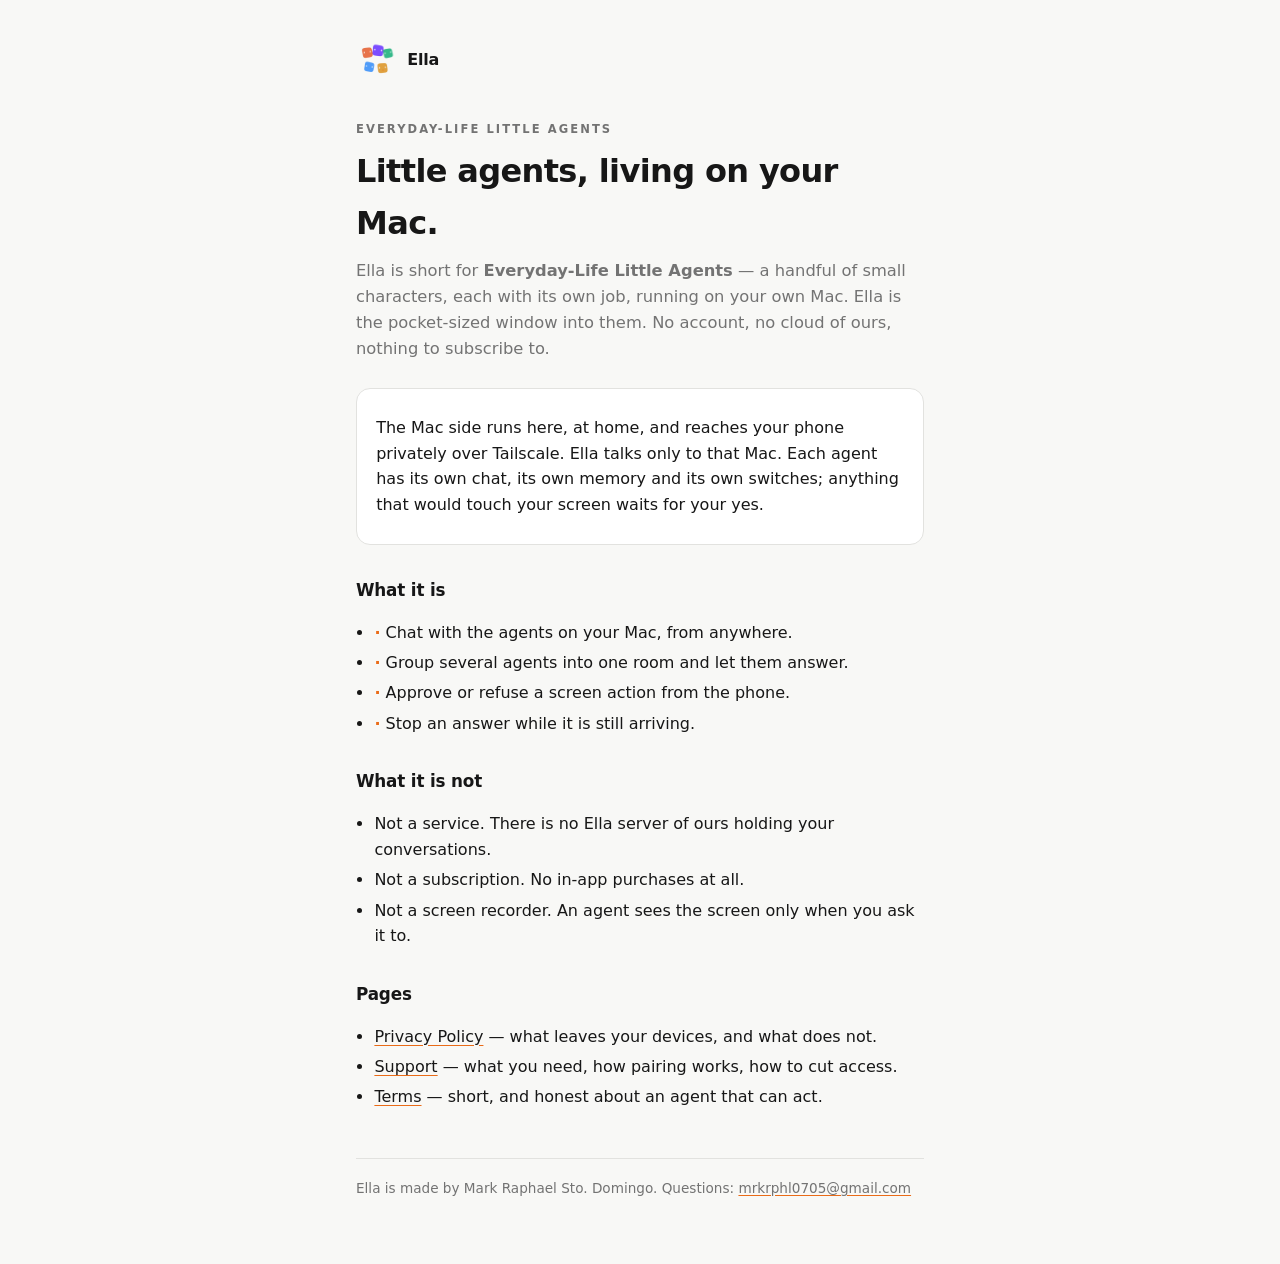
<file: index.html>
<!DOCTYPE html>
<html lang="en">
  <head>
    <meta charset="utf-8" />
    <meta name="viewport" content="width=device-width, initial-scale=1" />
    <title>Ella — your agents, in your pocket</title>
    <link rel="icon" href="icon.png" type="image/png" />
    <link rel="stylesheet" href="styles.css" />
  </head>
  <body>
    <main class="page">
      <div class="top">
        <img src="icon.png" alt="" />
        <span>Ella</span>
      </div>

      <p class="eyebrow">Everyday-Life Little Agents</p>
      <h1>Little agents, living on your Mac.</h1>
      <p class="lede">
        Ella is short for <strong>Everyday-Life Little Agents</strong> — a handful of small
        characters, each with its own job, running on your own Mac. Ella is the pocket-sized window
        into them. No account, no cloud of ours, nothing to subscribe to.
      </p>

      <div class="card">
        <p>
          The Mac side runs here, at home, and reaches your phone privately over Tailscale. Ella
          talks only to that Mac. Each agent has its own chat, its own memory and its own switches;
          anything that would touch your screen waits for your yes.
        </p>
      </div>

      <h2>What it is</h2>
      <ul>
        <li><span class="dot">·</span> Chat with the agents on your Mac, from anywhere.</li>
        <li><span class="dot">·</span> Group several agents into one room and let them answer.</li>
        <li><span class="dot">·</span> Approve or refuse a screen action from the phone.</li>
        <li><span class="dot">·</span> Stop an answer while it is still arriving.</li>
      </ul>

      <h2>What it is not</h2>
      <ul>
        <li>Not a service. There is no Ella server of ours holding your conversations.</li>
        <li>Not a subscription. No in-app purchases at all.</li>
        <li>Not a screen recorder. An agent sees the screen only when you ask it to.</li>
      </ul>

      <h2>Pages</h2>
      <ul>
        <li><a href="privacy.html">Privacy Policy</a> — what leaves your devices, and what does not.</li>
        <li><a href="support.html">Support</a> — what you need, how pairing works, how to cut access.</li>
        <li><a href="terms.html">Terms</a> — short, and honest about an agent that can act.</li>
      </ul>

      <footer>
        Ella is made by Mark Raphael Sto. Domingo. Questions:
        <a href="mailto:mrkrphl0705@gmail.com">mrkrphl0705@gmail.com</a>
      </footer>
    </main>
  </body>
</html>
</file>
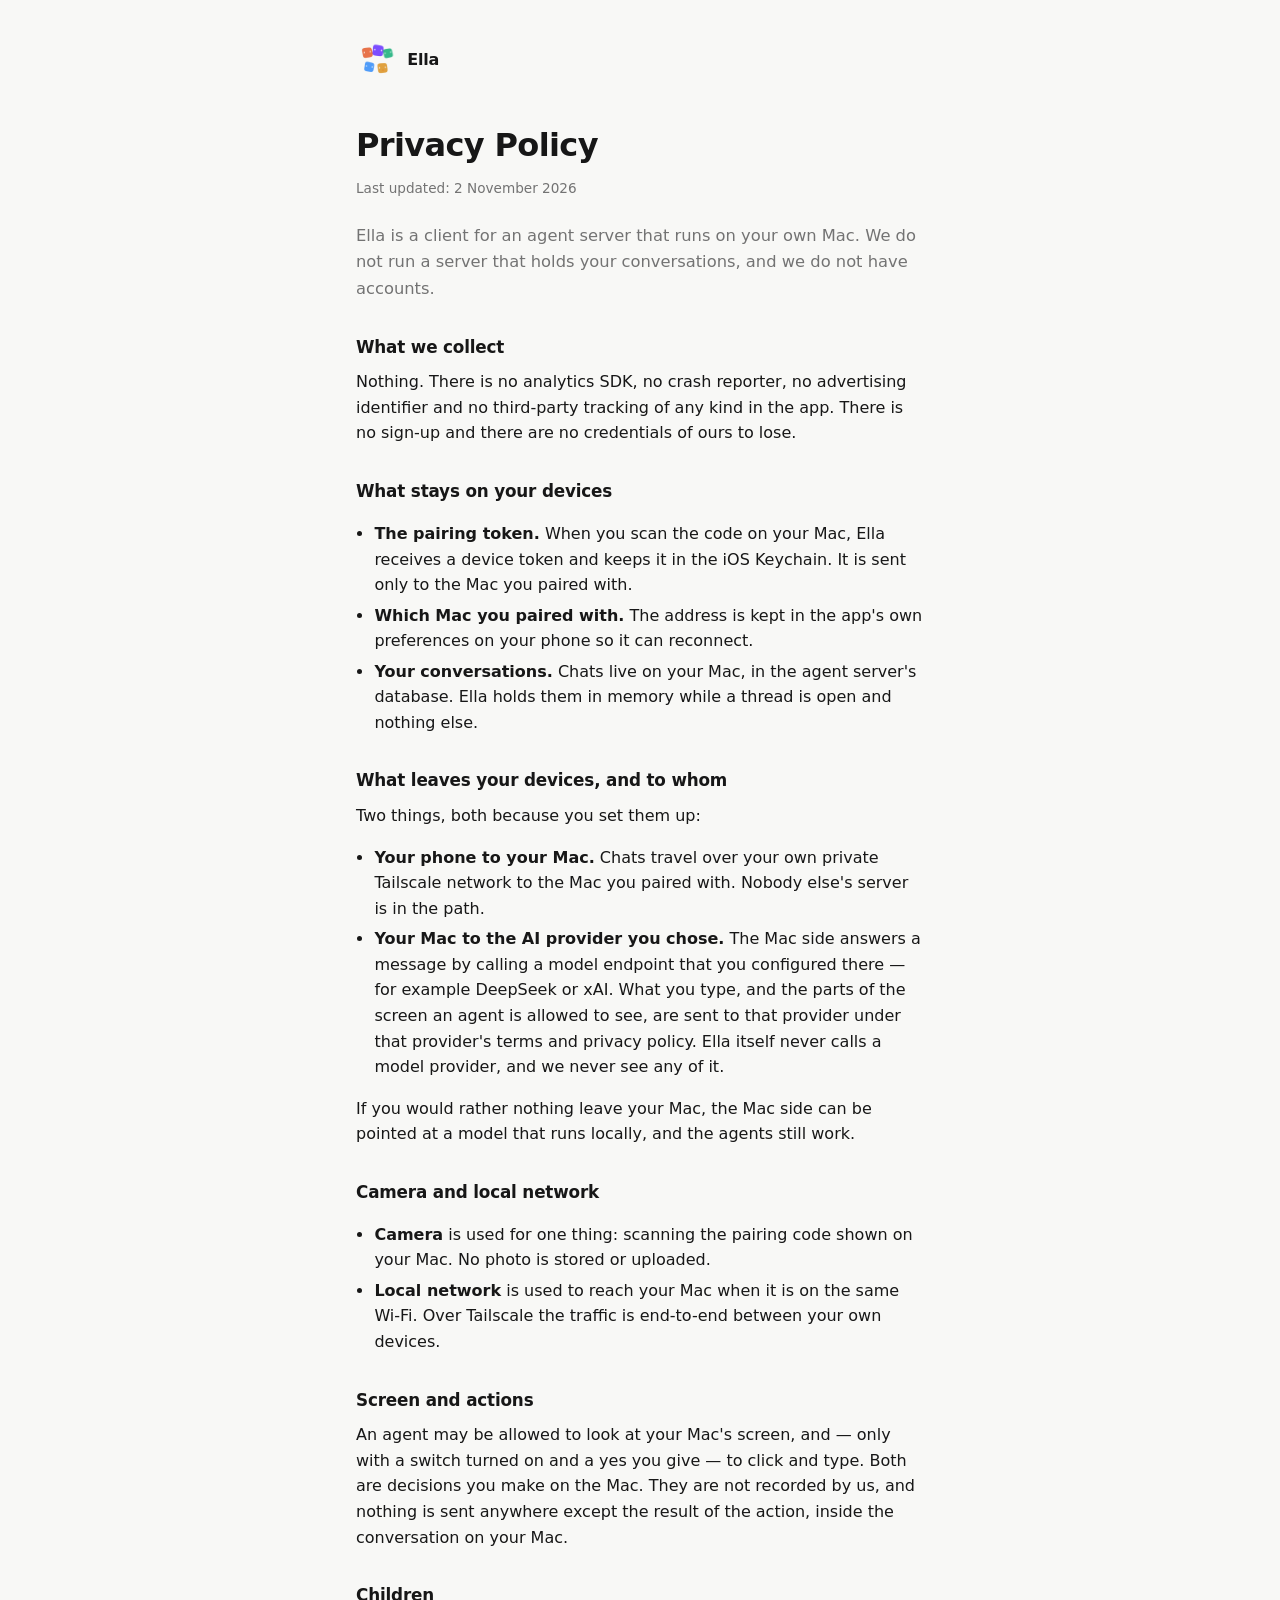
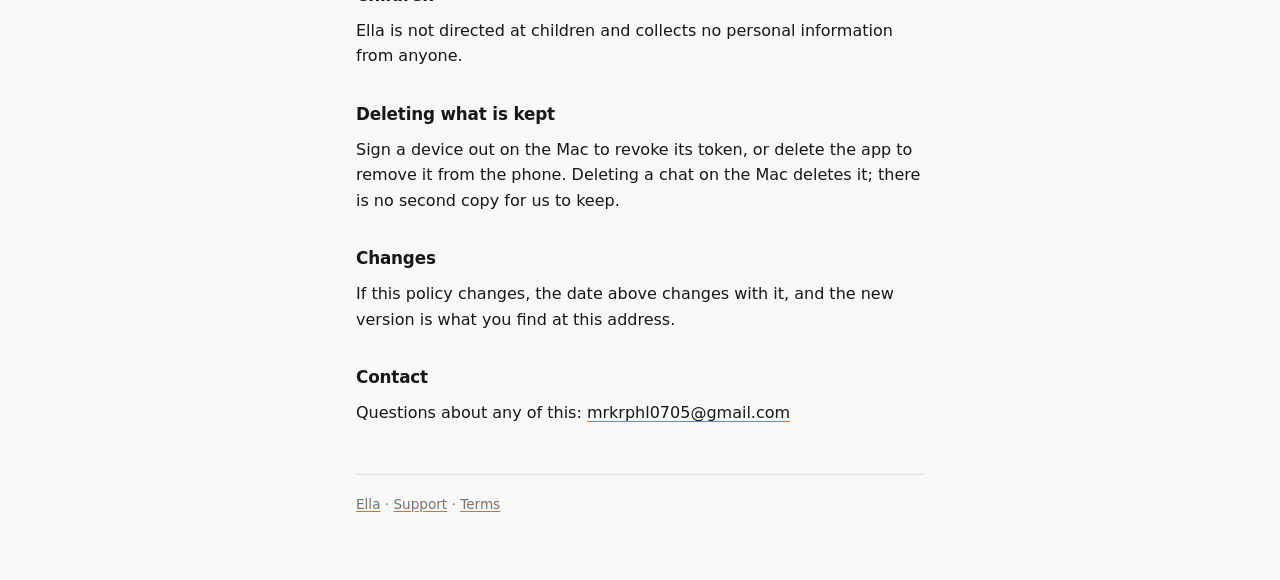
<file: privacy.html>
<!DOCTYPE html>
<html lang="en">
  <head>
    <meta charset="utf-8" />
    <meta name="viewport" content="width=device-width, initial-scale=1" />
    <title>Privacy Policy — Ella</title>
    <link rel="icon" href="icon.png" type="image/png" />
    <link rel="stylesheet" href="styles.css" />
  </head>
  <body>
    <main class="page">
      <div class="top">
        <img src="icon.png" alt="" />
        <span>Ella</span>
      </div>

      <h1>Privacy Policy</h1>
      <p class="updated">Last updated: 2 November 2026</p>

      <p class="lede">
        Ella is a client for an agent server that runs on your own Mac. We do not run a server that
        holds your conversations, and we do not have accounts.
      </p>

      <h2>What we collect</h2>
      <p>
        Nothing. There is no analytics SDK, no crash reporter, no advertising identifier and no
        third-party tracking of any kind in the app. There is no sign-up and there are no credentials
        of ours to lose.
      </p>

      <h2>What stays on your devices</h2>
      <ul>
        <li>
          <strong>The pairing token.</strong> When you scan the code on your Mac, Ella receives a
          device token and keeps it in the iOS Keychain. It is sent only to the Mac you paired with.
        </li>
        <li>
          <strong>Which Mac you paired with.</strong> The address is kept in the app's own
          preferences on your phone so it can reconnect.
        </li>
        <li>
          <strong>Your conversations.</strong> Chats live on your Mac, in the agent server's
          database. Ella holds them in memory while a thread is open and nothing else.
        </li>
      </ul>

      <h2>What leaves your devices, and to whom</h2>
      <p>
        Two things, both because you set them up:
      </p>
      <ul>
        <li>
          <strong>Your phone to your Mac.</strong> Chats travel over your own private Tailscale
          network to the Mac you paired with. Nobody else's server is in the path.
        </li>
        <li>
          <strong>Your Mac to the AI provider you chose.</strong> The Mac side answers a message by
          calling a model endpoint that you configured there — for example DeepSeek or xAI. What you
          type, and the parts of the screen an agent is allowed to see, are sent to that provider
          under that provider's terms and privacy policy. Ella itself never calls a model provider,
          and we never see any of it.
        </li>
      </ul>
      <p>
        If you would rather nothing leave your Mac, the Mac side can be pointed at a model that runs
        locally, and the agents still work.
      </p>

      <h2>Camera and local network</h2>
      <ul>
        <li>
          <strong>Camera</strong> is used for one thing: scanning the pairing code shown on your Mac.
          No photo is stored or uploaded.
        </li>
        <li>
          <strong>Local network</strong> is used to reach your Mac when it is on the same Wi-Fi. Over
          Tailscale the traffic is end-to-end between your own devices.
        </li>
      </ul>

      <h2>Screen and actions</h2>
      <p>
        An agent may be allowed to look at your Mac's screen, and — only with a switch turned on and
        a yes you give — to click and type. Both are decisions you make on the Mac. They are not
        recorded by us, and nothing is sent anywhere except the result of the action, inside the
        conversation on your Mac.
      </p>

      <h2>Children</h2>
      <p>Ella is not directed at children and collects no personal information from anyone.</p>

      <h2>Deleting what is kept</h2>
      <p>
        Sign a device out on the Mac to revoke its token, or delete the app to remove it from the
        phone. Deleting a chat on the Mac deletes it; there is no second copy for us to keep.
      </p>

      <h2>Changes</h2>
      <p>
        If this policy changes, the date above changes with it, and the new version is what you find
        at this address.
      </p>

      <h2>Contact</h2>
      <p>
        Questions about any of this:
        <a href="mailto:mrkrphl0705@gmail.com">mrkrphl0705@gmail.com</a>
      </p>

      <footer>
        <a href="index.html">Ella</a> · <a href="support.html">Support</a> ·
        <a href="terms.html">Terms</a>
      </footer>
    </main>
  </body>
</html>
</file>
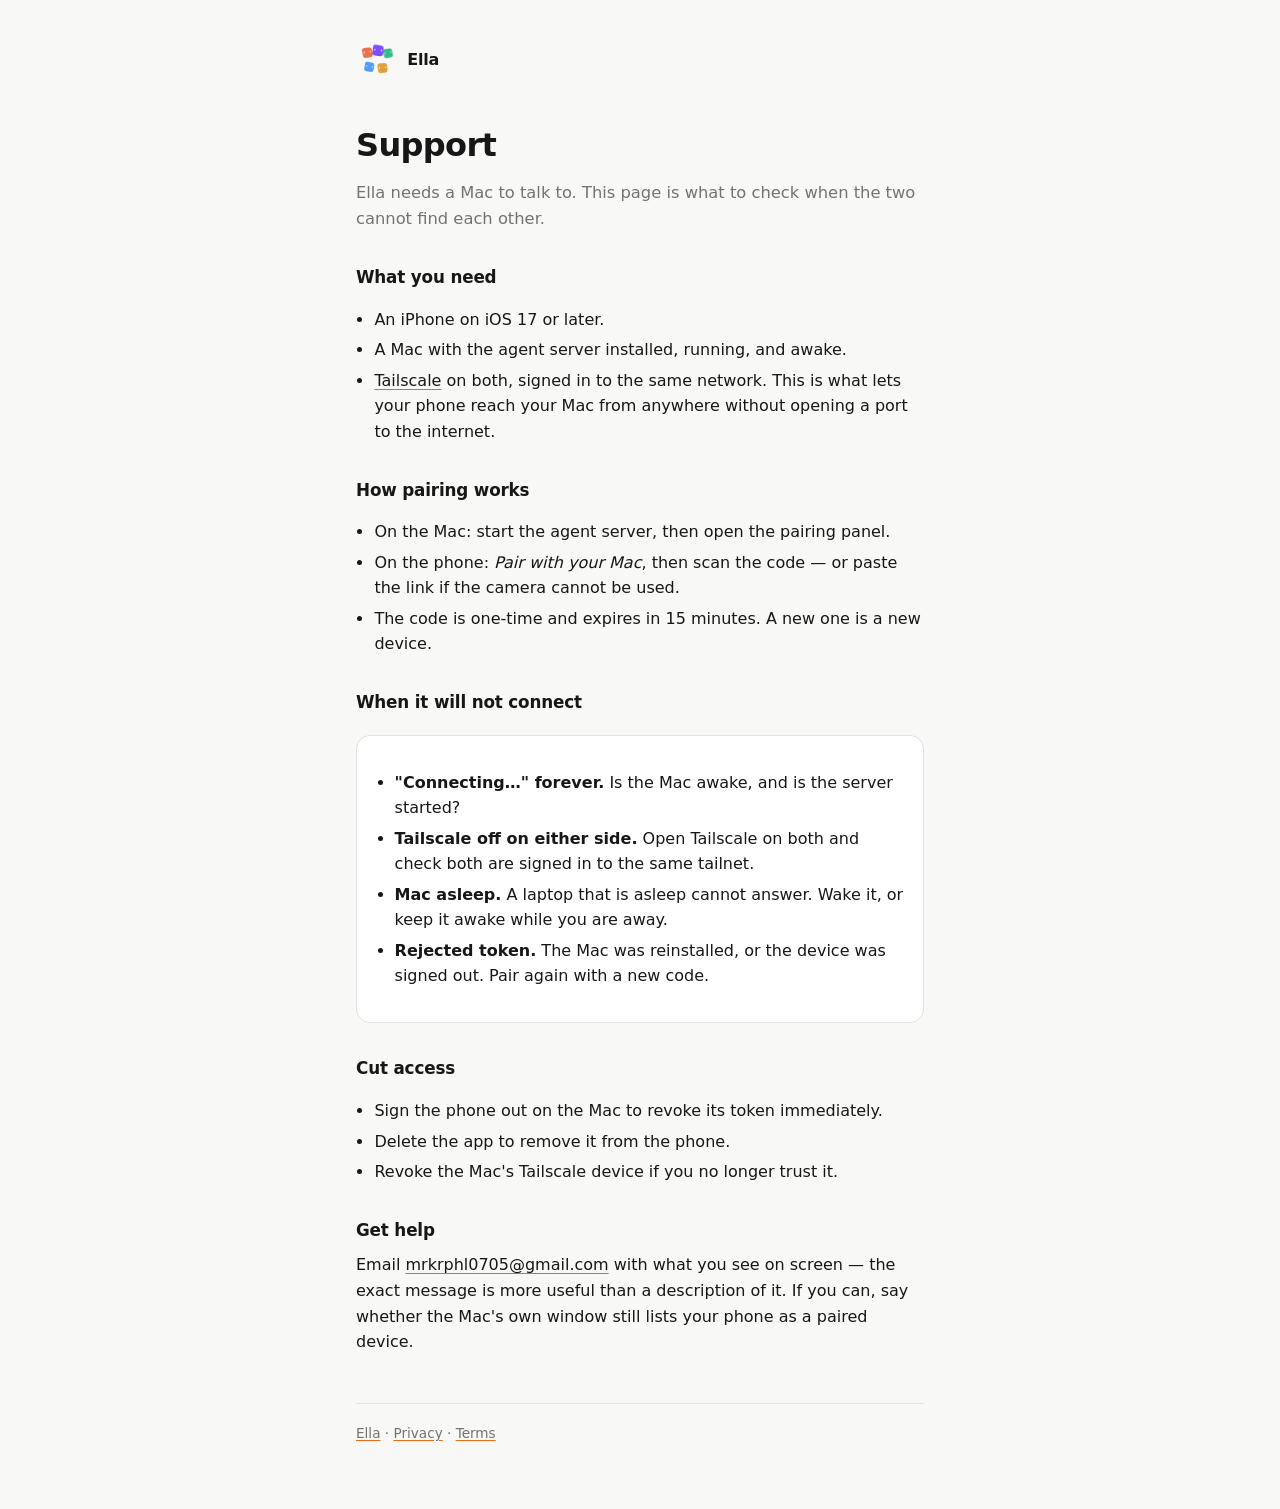
<file: support.html>
<!DOCTYPE html>
<html lang="en">
  <head>
    <meta charset="utf-8" />
    <meta name="viewport" content="width=device-width, initial-scale=1" />
    <title>Support — Ella</title>
    <link rel="icon" href="icon.png" type="image/png" />
    <link rel="stylesheet" href="styles.css" />
  </head>
  <body>
    <main class="page">
      <div class="top">
        <img src="icon.png" alt="" />
        <span>Ella</span>
      </div>

      <h1>Support</h1>
      <p class="lede">
        Ella needs a Mac to talk to. This page is what to check when the two cannot find each other.
      </p>

      <h2>What you need</h2>
      <ul>
        <li>An iPhone on iOS 17 or later.</li>
        <li>A Mac with the agent server installed, running, and awake.</li>
        <li>
          <a href="https://tailscale.com">Tailscale</a> on both, signed in to the same network. This
          is what lets your phone reach your Mac from anywhere without opening a port to the
          internet.
        </li>
      </ul>

      <h2>How pairing works</h2>
      <ul>
        <li>On the Mac: start the agent server, then open the pairing panel.</li>
        <li>
          On the phone: <em>Pair with your Mac</em>, then scan the code — or paste the link if the
          camera cannot be used.
        </li>
        <li>The code is one-time and expires in 15 minutes. A new one is a new device.</li>
      </ul>

      <h2>When it will not connect</h2>
      <div class="card">
        <ul>
          <li><strong>"Connecting…" forever.</strong> Is the Mac awake, and is the server started?</li>
          <li>
            <strong>Tailscale off on either side.</strong> Open Tailscale on both and check both are
            signed in to the same tailnet.
          </li>
          <li>
            <strong>Mac asleep.</strong> A laptop that is asleep cannot answer. Wake it, or keep it
            awake while you are away.
          </li>
          <li>
            <strong>Rejected token.</strong> The Mac was reinstalled, or the device was signed out.
            Pair again with a new code.
          </li>
        </ul>
      </div>

      <h2>Cut access</h2>
      <ul>
        <li>Sign the phone out on the Mac to revoke its token immediately.</li>
        <li>Delete the app to remove it from the phone.</li>
        <li>Revoke the Mac's Tailscale device if you no longer trust it.</li>
      </ul>

      <h2>Get help</h2>
      <p>
        Email <a href="mailto:mrkrphl0705@gmail.com">mrkrphl0705@gmail.com</a> with what you see on
        screen — the exact message is more useful than a description of it. If you can, say whether
        the Mac's own window still lists your phone as a paired device.
      </p>

      <footer>
        <a href="index.html">Ella</a> · <a href="privacy.html">Privacy</a> ·
        <a href="terms.html">Terms</a>
      </footer>
    </main>
  </body>
</html>
</file>
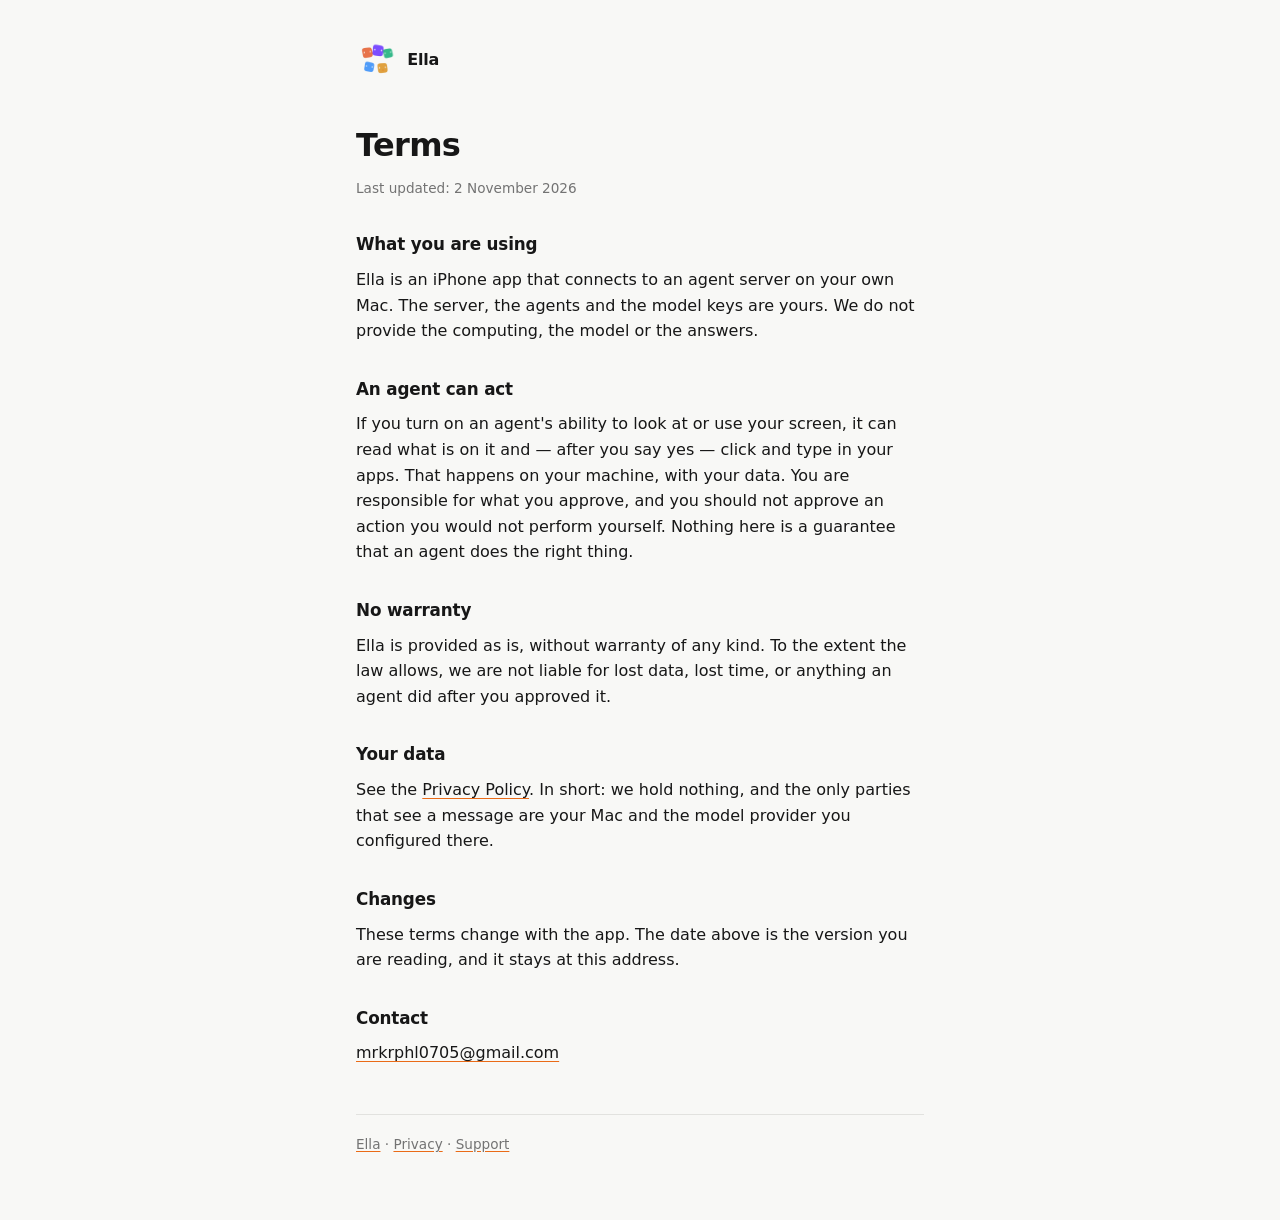
<file: terms.html>
<!DOCTYPE html>
<html lang="en">
  <head>
    <meta charset="utf-8" />
    <meta name="viewport" content="width=device-width, initial-scale=1" />
    <title>Terms — Ella</title>
    <link rel="icon" href="icon.png" type="image/png" />
    <link rel="stylesheet" href="styles.css" />
  </head>
  <body>
    <main class="page">
      <div class="top">
        <img src="icon.png" alt="" />
        <span>Ella</span>
      </div>

      <h1>Terms</h1>
      <p class="updated">Last updated: 2 November 2026</p>

      <h2>What you are using</h2>
      <p>
        Ella is an iPhone app that connects to an agent server on your own Mac. The server, the
        agents and the model keys are yours. We do not provide the computing, the model or the
        answers.
      </p>

      <h2>An agent can act</h2>
      <p>
        If you turn on an agent's ability to look at or use your screen, it can read what is on it
        and — after you say yes — click and type in your apps. That happens on your machine, with
        your data. You are responsible for what you approve, and you should not approve an action
        you would not perform yourself. Nothing here is a guarantee that an agent does the right
        thing.
      </p>

      <h2>No warranty</h2>
      <p>
        Ella is provided as is, without warranty of any kind. To the extent the law allows, we are
        not liable for lost data, lost time, or anything an agent did after you approved it.
      </p>

      <h2>Your data</h2>
      <p>
        See the <a href="privacy.html">Privacy Policy</a>. In short: we hold nothing, and the only
        parties that see a message are your Mac and the model provider you configured there.
      </p>

      <h2>Changes</h2>
      <p>
        These terms change with the app. The date above is the version you are reading, and it stays
        at this address.
      </p>

      <h2>Contact</h2>
      <p><a href="mailto:mrkrphl0705@gmail.com">mrkrphl0705@gmail.com</a></p>

      <footer>
        <a href="index.html">Ella</a> · <a href="privacy.html">Privacy</a> ·
        <a href="support.html">Support</a>
      </footer>
    </main>
  </body>
</html>
</file>
<file: styles.css>
/* Ella's own surface: off-white, near-black, one orange accent — the same values the app uses in
   Shared/Theme.swift, so the policy page and the app look like one product. */

:root {
  color-scheme: light dark;
  --surface: #f8f8f6;
  --card: #ffffff;
  --ink: #171717;
  --muted: #737373;
  --rule: #e2e2df;
  --working: #ea6b17;
  --max: 38rem;
  font-family: -apple-system, BlinkMacSystemFont, "SF Pro Text", "Segoe UI", system-ui, sans-serif;
  line-height: 1.6;
}

@media (prefers-color-scheme: dark) {
  :root {
    --surface: #1f1f1e;
    --card: #2c2c2a;
    --ink: #f5f5f4;
    --muted: #a3a3a3;
    --rule: #3c3c3a;
  }
}

* { box-sizing: border-box; }

body {
  margin: 0;
  background: var(--surface);
  color: var(--ink);
  -webkit-font-smoothing: antialiased;
}

a { color: var(--ink); text-decoration-color: var(--working); text-underline-offset: 0.16em; }
a:hover { color: var(--working); }

.page { max-width: var(--max); margin: 0 auto; padding: 2.5rem 1.25rem 4rem; }

.top { display: flex; align-items: center; gap: 0.7rem; margin-bottom: 2.5rem; }
.top img { width: 40px; height: 40px; border-radius: 10px; }
.top span { font-weight: 600; letter-spacing: -0.01em; }

.eyebrow {
  letter-spacing: 0.18em;
  text-transform: uppercase;
  font-size: 0.72rem;
  font-weight: 600;
  color: var(--muted);
  margin: 0 0 0.5rem;
}

h1 { font-size: 2rem; letter-spacing: -0.02em; margin: 0 0 0.4rem; }
h2 { font-size: 1.05rem; letter-spacing: -0.01em; margin: 2rem 0 0.5rem; }
p, li { color: var(--ink); }
p { margin: 0.55rem 0; }

.lede { color: var(--muted); font-size: 1.02rem; margin-bottom: 1.6rem; }
.updated { color: var(--muted); font-size: 0.85rem; margin: 0 0 1.5rem; }

.card {
  background: var(--card);
  border: 1px solid var(--rule);
  border-radius: 14px;
  padding: 1.1rem 1.2rem;
  margin: 1.2rem 0;
}

.grid { display: grid; gap: 0.9rem; grid-template-columns: 1fr; }
@media (min-width: 34rem) { .grid { grid-template-columns: 1fr 1fr; } }

.dot { color: var(--working); font-weight: 600; }

ul { padding-left: 1.15rem; }
li { margin: 0.3rem 0; }

footer {
  margin-top: 3rem;
  padding-top: 1.2rem;
  border-top: 1px solid var(--rule);
  color: var(--muted);
  font-size: 0.85rem;
}
footer a { color: var(--muted); }

code {
  font-family: ui-monospace, SFMono-Regular, Menlo, monospace;
  font-size: 0.9em;
  background: var(--card);
  border: 1px solid var(--rule);
  border-radius: 5px;
  padding: 0.05em 0.35em;
}
</file>
